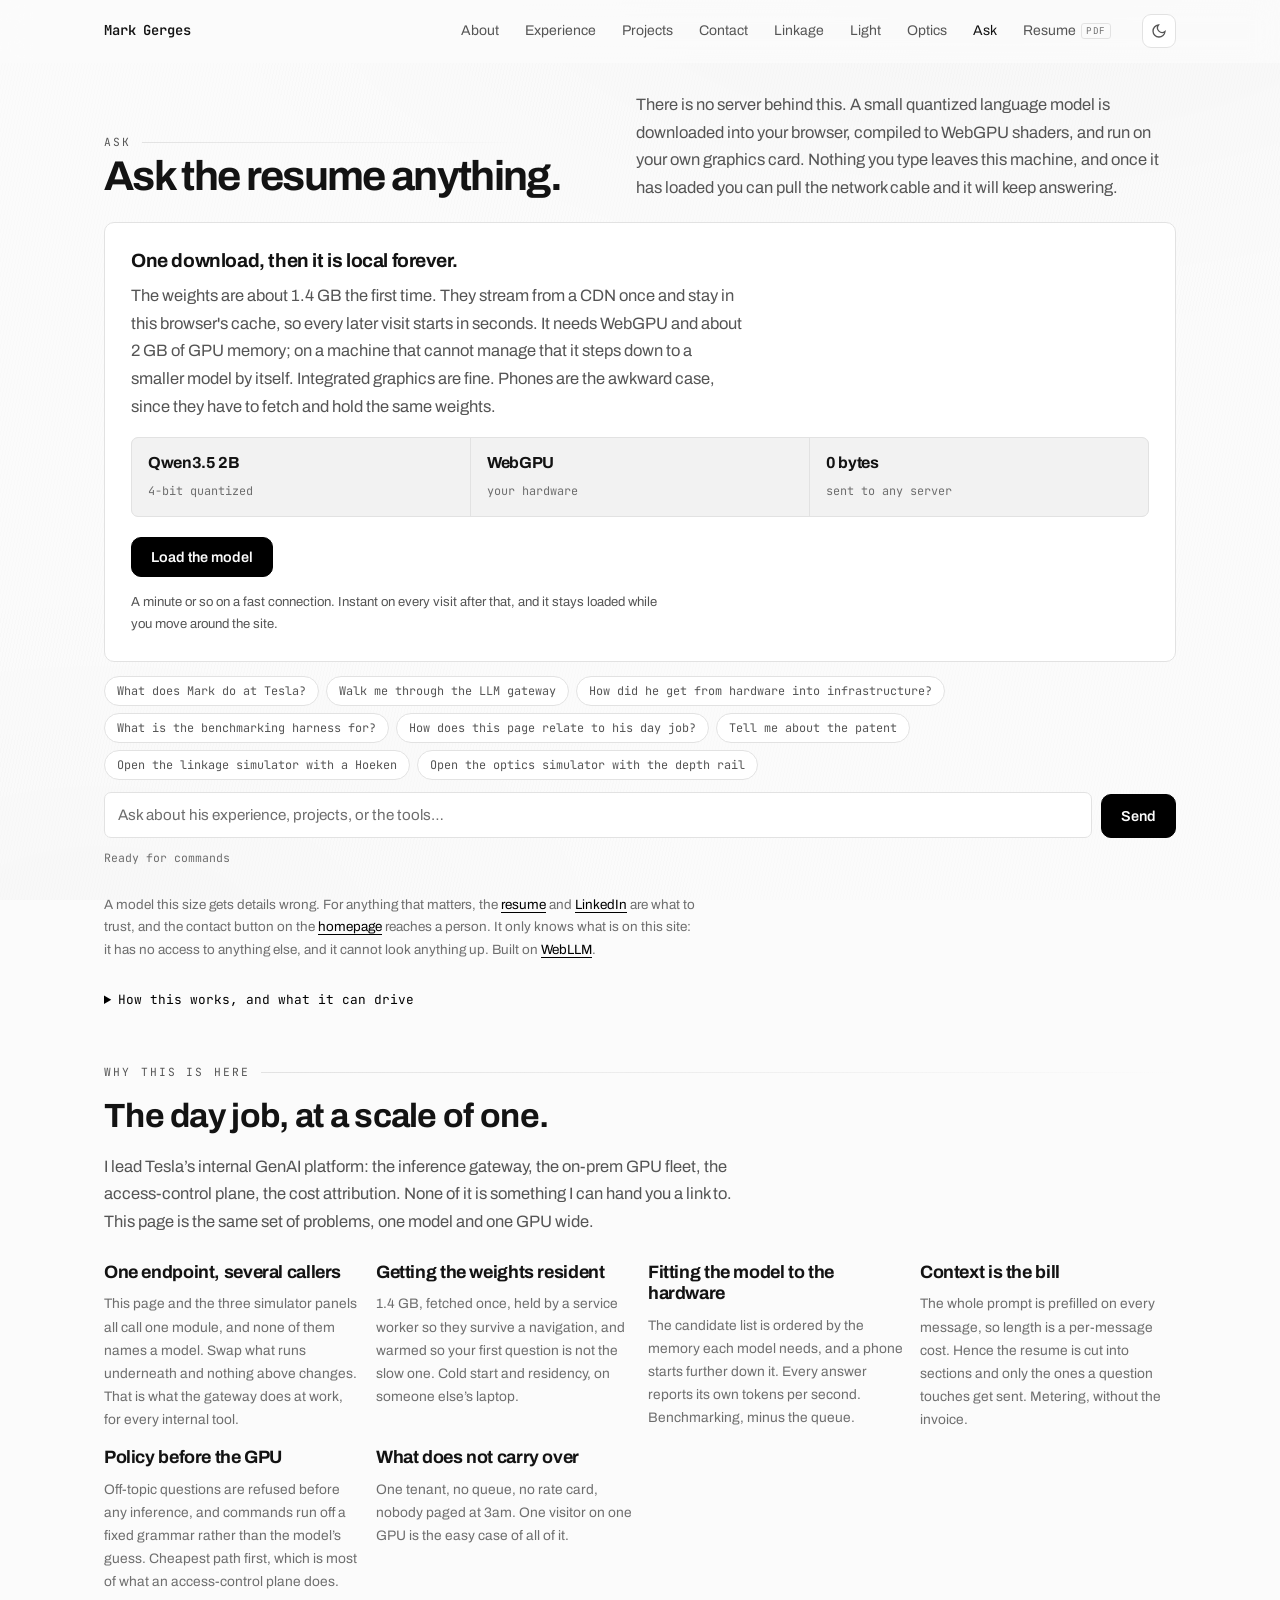
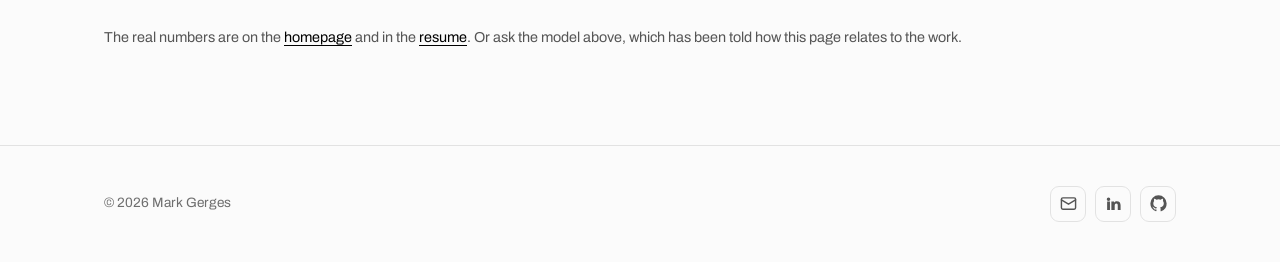
<file: pages/chat.html>
<!DOCTYPE html>
<html lang="en">
<head>
<meta charset="UTF-8">
<meta name="viewport" content="width=device-width, initial-scale=1.0">
<title>Ask | Mark Gerges</title>
<meta name="description" content="Ask a language model about Mark Gerges's work, and tell it what to do with the simulators on this site. The model downloads into your browser and runs on your own GPU: nothing you type is sent anywhere.">
<link rel="canonical" href="https://mhsghali.github.io/pages/chat.html">
<meta property="og:type" content="website">
<meta property="og:title" content="Ask: a language model that runs in your browser">
<meta property="og:description" content="A small quantized model, compiled to WebGPU shaders and run on your own graphics card. It answers questions about Mark's work and drives the simulators on this site.">
<meta property="og:url" content="https://mhsghali.github.io/pages/chat.html">
<meta name="twitter:card" content="summary">
<meta name="theme-color" content="#0a0a0a">
<link rel="icon" type="image/svg+xml" href="../assets/images/favicon-chat.svg">
<link rel="apple-touch-icon" href="../assets/images/apple-touch-icon.png">
<link rel="preconnect" href="https://fonts.googleapis.com">
<link rel="preconnect" href="https://fonts.gstatic.com" crossorigin>
<link rel="stylesheet" href="https://fonts.googleapis.com/css2?family=Archivo:wght@400;500;600;700;800&family=JetBrains+Mono:wght@400;500&display=swap" media="print" onload="this.media='all'">
<noscript><link rel="stylesheet" href="https://fonts.googleapis.com/css2?family=Archivo:wght@400;500;600;700;800&family=JetBrains+Mono:wght@400;500&display=swap"></noscript>
<link rel="stylesheet" href="../css/main.css?v=b85a68ae">
<script>/* Runs before paint: marks JS alive so the reveal animation can hide
   things it will later show, and settles the theme so there is no flash. */
document.documentElement.classList.add("js");
try{var t=localStorage.getItem("theme");
/* No stored choice means the visitor has not chosen; follow the OS. */
if(t==="light"||(!t&&window.matchMedia&&matchMedia("(prefers-color-scheme: light)").matches))
document.documentElement.setAttribute("data-theme","light")}catch(e){}</script>
<script src="../js/app.js?v=b85a68ae" defer></script>
<script type="module" src="../js/chat/page.js?v=b85a68ae"></script>
</head>
<body>
<div class="sheen" aria-hidden="true"></div>

<!-- BUILD:nav -->
<header class="nav">
  <div class="wrap nav-inner">
    <a class="brand" href="../index.html">Mark Gerges</a>
    <button class="icon-btn nav-toggle" data-nav-toggle aria-expanded="false" aria-label="Toggle navigation">
      <svg viewBox="0 0 24 24" fill="none" stroke="currentColor" stroke-width="2" stroke-linecap="round"><path d="M3 6h18M3 12h18M3 18h18"/></svg>
    </button>
    <nav class="nav-links" aria-label="Primary">
      <a href="../index.html#about">About</a>
      <a href="../index.html#experience">Experience</a>
      <a href="../index.html#projects">Projects</a>
      <a href="../index.html#contact">Contact</a>
      <a href="../pages/linkage.html">Linkage</a>
      <a href="../pages/light.html">Light</a>
      <a href="../pages/optics.html">Optics</a>
      <a href="../pages/chat.html" aria-current="page">Ask</a>
      <a href="../assets/files/MarkGerges.pdf" target="_blank" rel="noopener"
         aria-label="Resume (PDF, opens in a new tab)">Resume<span class="ext" aria-hidden="true">PDF</span></a>
    </nav>
    <div class="nav-actions">
      <button class="icon-btn" data-theme-toggle aria-label="Toggle color theme">
        <svg class="icon-sun" viewBox="0 0 24 24" fill="none" stroke="currentColor" stroke-width="2" stroke-linecap="round"><circle cx="12" cy="12" r="4"/><path d="M12 2v2M12 20v2M4.9 4.9l1.4 1.4M17.7 17.7l1.4 1.4M2 12h2M20 12h2M4.9 19.1l1.4-1.4M17.7 6.3l1.4-1.4"/></svg>
        <svg class="icon-moon" viewBox="0 0 24 24" fill="none" stroke="currentColor" stroke-width="2" stroke-linecap="round"><path d="M21 12.8A9 9 0 1 1 11.2 3a7 7 0 0 0 9.8 9.8z"/></svg>
      </button>
    </div>
  </div>
</header>
<!-- /BUILD:nav -->

<main>
<section class="tool wrap">
  <div class="tool-head">
    <div>
      <p class="eyebrow">Ask</p>
      <h1>Ask the resume anything.</h1>
    </div>
    <p>There is no server behind this. A small quantized language model is downloaded into your browser, compiled to WebGPU shaders, and run on your own graphics card. Nothing you type leaves this machine, and once it has loaded you can pull the network cable and it will keep answering.</p>
  </div>

  <div id="assistant"></div>

  <p class="chat-fineprint">
    A model this size gets details wrong. For anything that matters, the
    <a href="../assets/files/MarkGerges.pdf">resume</a> and
    <a href="https://www.linkedin.com/in/mark-gerges-9899967a/" target="_blank" rel="noopener">LinkedIn</a>
    are what to trust, and the contact button on the <a href="../index.html#contact">homepage</a>
    reaches a person. It only knows what is on this site: it has no access to anything else, and it
    cannot look anything up. Built on
    <a href="https://github.com/mlc-ai/web-llm" target="_blank" rel="noopener">WebLLM</a>.
  </p>

  <details class="howto">
    <summary>How this works, and what it can drive</summary>
    <div class="grid grid-2">
      <div>
        <h3>Where the model runs</h3>
        <p class="panel-hint" style="margin:0 0 12px">The weights stream from a CDN once, about 1.4&nbsp;GB, and are kept in this browser's cache, so every later visit starts in seconds. They are compiled to WebGPU shaders and executed on your GPU. There is no API key here and no request to any server: the network is used to fetch the model and for nothing else.</p>
        <p class="panel-hint" style="margin:0">The model itself is held by a service worker rather than by the page, so it survives you navigating between the pages of this site. Load it here and the assistant panel on the simulators is already warm when you get there.</p>
      </div>
      <div>
        <h3>Two kinds of message</h3>
        <p class="panel-hint" style="margin:0 0 12px">A <strong>question</strong> goes to the model, which answers from a profile written into the page. Anything unrelated to Mark or to this site is refused before it reaches the GPU, by a check that costs nothing and cannot be talked out of it.</p>
        <p class="panel-hint" style="margin:0">A <strong>command</strong> never touches the model at all. &ldquo;Load the Hoeken and run it&rdquo; is matched against a fixed grammar and executed exactly, so the simulator can never be driven by a model's guess. On this page a command becomes a link into the right tool; on the tool pages the same panel presses the buttons.</p>
      </div>
    </div>
  </details>

  <!-- Every other tool page ends by tying the browser version back to the C
       program it was ported from. This one has no C program behind it: what it
       is a small version of is the platform I work on, so that is what this
       says. It is deliberately visible rather than folded into a <details>,
       because for the visitor most likely to be reading this page it is the
       whole point of the page. -->
  <p class="eyebrow" style="margin-top:52px">Why this is here</p>
  <h2>The day job, at a scale of one.</h2>
  <p style="max-width:70ch">I lead Tesla&rsquo;s internal GenAI platform: the inference gateway, the on-prem GPU fleet, the access-control plane, the cost attribution. None of it is something I can hand you a link to. This page is the same set of problems, one model and one GPU wide.</p>

  <div class="grid grid-3" style="margin-top:26px">
    <div>
      <h3>One endpoint, several callers</h3>
      <p class="panel-hint">This page and the three simulator panels all call one module, and none of them names a model. Swap what runs underneath and nothing above changes. That is what the gateway does at work, for every internal tool.</p>
    </div>
    <div>
      <h3>Getting the weights resident</h3>
      <p class="panel-hint">1.4&nbsp;GB, fetched once, held by a service worker so they survive a navigation, and warmed so your first question is not the slow one. Cold start and residency, on someone else&rsquo;s laptop.</p>
    </div>
    <div>
      <h3>Fitting the model to the hardware</h3>
      <p class="panel-hint">The candidate list is ordered by the memory each model needs, and a phone starts further down it. Every answer reports its own tokens per second. Benchmarking, minus the queue.</p>
    </div>
    <div>
      <h3>Context is the bill</h3>
      <p class="panel-hint">The whole prompt is prefilled on every message, so length is a per-message cost. Hence the resume is cut into sections and only the ones a question touches get sent. Metering, without the invoice.</p>
    </div>
    <div>
      <h3>Policy before the GPU</h3>
      <p class="panel-hint">Off-topic questions are refused before any inference, and commands run off a fixed grammar rather than the model&rsquo;s guess. Cheapest path first, which is most of what an access-control plane does.</p>
    </div>
    <div>
      <h3>What does not carry over</h3>
      <p class="panel-hint">One tenant, no queue, no rate card, nobody paged at 3am. One visitor on one GPU is the easy case of all of it.</p>
    </div>
  </div>

  <p style="margin-top:32px;font-size:.9rem">The real numbers are on the <a href="../index.html#about">homepage</a> and in the <a href="../assets/files/MarkGerges.pdf">resume</a>. Or ask the model above, which has been told how this page relates to the work.</p>
</section>
</main>

<!-- BUILD:footer -->
<footer>
  <div class="wrap foot">
    <p>&copy; <span data-year></span> Mark Gerges</p>
    <div class="social">
      <a data-mailto data-mailto-user="mrkghali" data-mailto-domain="gmail.com" href="#contact" aria-label="Email" hidden><svg viewBox="0 0 24 24" fill="none" stroke="currentColor" stroke-width="2" stroke-linecap="round" stroke-linejoin="round"><rect x="2" y="4" width="20" height="16" rx="2"/><path d="m22 7-10 6L2 7"/></svg></a>
      <a href="https://www.linkedin.com/in/mark-gerges-9899967a/" target="_blank" rel="noopener" aria-label="LinkedIn"><svg viewBox="0 0 24 24" fill="currentColor"><path d="M4.98 3.5a2.5 2.5 0 1 1 0 5 2.5 2.5 0 0 1 0-5zM3 9h4v12H3zM9 9h3.8v1.7h.06c.53-.95 1.83-1.95 3.76-1.95C20.5 8.75 22 11 22 14.5V21h-4v-5.9c0-1.4-.03-3.2-2-3.2s-2.3 1.5-2.3 3.1V21H9z"/></svg></a>
      <a href="https://github.com/MHSGhali" target="_blank" rel="noopener" aria-label="GitHub"><svg viewBox="0 0 24 24" fill="currentColor"><path d="M12 .5A11.5 11.5 0 0 0 .5 12a11.5 11.5 0 0 0 7.86 10.92c.58.1.79-.25.79-.55v-2c-3.2.7-3.88-1.37-3.88-1.37-.53-1.35-1.29-1.7-1.29-1.7-1.05-.72.08-.7.08-.7 1.16.08 1.77 1.2 1.77 1.2 1.03 1.78 2.71 1.27 3.37.97.1-.75.4-1.27.73-1.56-2.55-.29-5.24-1.28-5.24-5.7 0-1.26.45-2.29 1.19-3.1-.12-.29-.52-1.46.11-3.05 0 0 .97-.31 3.18 1.18a11 11 0 0 1 5.8 0c2.2-1.49 3.17-1.18 3.17-1.18.63 1.59.23 2.76.12 3.05.74.81 1.18 1.84 1.18 3.1 0 4.43-2.69 5.4-5.25 5.69.41.36.78 1.06.78 2.14v3.17c0 .3.2.66.8.55A11.5 11.5 0 0 0 23.5 12 11.5 11.5 0 0 0 12 .5z"/></svg></a>
    </div>
  </div>
</footer>
<!-- /BUILD:footer -->
</body>
</html>
</file>
<file: css/main.css>
/* ============================================================
   Mark Gerges - design system
   Monochrome, dark-first. Light mode via [data-theme].

   There is no hue anywhere, so --accent is not a colour but a POSITION: the
   far end of the value scale, white on black and black on white. It marks
   whatever should carry the most emphasis -- a driven motor link, a traced
   path, the primary button, a focused control. Everything else is placed
   between --text and --surface-line by value alone.
   ============================================================ */

:root {
  --bg:            #0a0a0a;
  --bg-elev:       #141414;
  --bg-elev-2:     #1c1c1c;
  --surface-line:  #2c2c2c;
  --text:          #e9e9e9;
  --text-dim:      #a1a1a1;
  --text-faint:    #858585;
  --accent:        #ffffff;
  --accent-soft:   rgba(255, 255, 255, 0.08);
  --ring:          rgba(255, 255, 255, 0.55);
  --shadow:        0 1px 2px rgba(0,0,0,.6), 0 12px 30px -14px rgba(0,0,0,.85);
  --sheen-opacity: 1;

  --font-sans: "Archivo", system-ui, -apple-system, "Segoe UI", Helvetica, Arial, sans-serif;
  --font-mono: "JetBrains Mono", ui-monospace, SFMono-Regular, "SF Mono", Menlo, Consolas, monospace;

  --maxw: 1120px;
  --radius: 10px;
  --radius-sm: 7px;
}

:root[data-theme="light"] {
  --bg:            #fbfbfb;
  --bg-elev:       #ffffff;
  --bg-elev-2:     #f2f2f2;
  --surface-line:  #e2e2e2;
  --text:          #131313;
  --text-dim:      #555555;
  --text-faint:    #6e6e6e;
  --accent:        #000000;
  --accent-soft:   rgba(0, 0, 0, 0.06);
  --ring:          rgba(0, 0, 0, 0.5);
  --shadow:        0 1px 2px rgba(0,0,0,.05), 0 10px 26px -14px rgba(0,0,0,.22);
  --sheen-opacity: 0.6;
}

*, *::before, *::after { box-sizing: border-box; }

/* `hidden` must beat the display rules on .btn, .toolbar, etc. */
[hidden] { display: none !important; }

html { scroll-behavior: smooth; scroll-padding-top: 92px; -webkit-text-size-adjust: 100%; }
@media (prefers-reduced-motion: reduce) {
  html { scroll-behavior: auto; }
  *, *::before, *::after { animation-duration: .001ms !important; transition-duration: .001ms !important; }
}

body {
  margin: 0;
  background: var(--bg);
  color: var(--text);
  font-family: var(--font-sans);
  font-size: 16.5px;
  line-height: 1.68;
  -webkit-font-smoothing: antialiased;
  overflow-x: hidden;
}

/* ---------- brushed-metal backdrop ---------- */
.sheen {
  position: fixed; inset: 0; z-index: -1; pointer-events: none;
  opacity: var(--sheen-opacity);
  transition: opacity .5s ease;
  background:
    radial-gradient(1200px 600px at 78% -8%, rgba(255,255,255,.05), transparent 70%),
    radial-gradient(900px 500px at 8% 104%, rgba(255,255,255,.03), transparent 72%),
    repeating-linear-gradient(102deg,
      rgba(255,255,255,.012) 0px, rgba(255,255,255,.012) 1px,
      transparent 1px, transparent 3px);
}
:root[data-theme="light"] .sheen {
  background:
    radial-gradient(1200px 600px at 78% -8%, rgba(0,0,0,.035), transparent 70%),
    radial-gradient(900px 500px at 8% 104%, rgba(0,0,0,.022), transparent 72%),
    repeating-linear-gradient(102deg,
      rgba(0,0,0,.014) 0px, rgba(0,0,0,.014) 1px,
      transparent 1px, transparent 3px);
}

/* ---------- layout ---------- */
.wrap { width: 100%; max-width: var(--maxw); margin-inline: auto; padding-inline: 24px; }
.section { padding-block: 84px; position: relative; }
.section + .section { border-top: 1px solid var(--surface-line); }
@media (max-width: 640px) { .section { padding-block: 56px; } .wrap { padding-inline: 18px; } }

/* ---------- type ---------- */
h1, h2, h3, h4 { line-height: 1.2; letter-spacing: -.021em; margin: 0 0 .5em; font-weight: 700; }
h1 { font-size: clamp(2.6rem, 7vw, 5.1rem); letter-spacing: -.04em; }
h2 { font-size: clamp(1.5rem, 3.2vw, 2.1rem); }
h3 { font-size: 1.12rem; }
p  { margin: 0 0 1.05em; color: var(--text-dim); }
a  { color: var(--accent); text-decoration: none; text-underline-offset: 3px; }
a:hover { text-decoration: underline; }
p a, li a, dd a { text-decoration: underline; text-decoration-thickness: 1px; }
strong { color: var(--text); font-weight: 600; }
::selection { background: var(--accent); color: var(--bg); }

.eyebrow {
  font-family: var(--font-mono);
  font-size: .705rem;
  letter-spacing: .19em;
  text-transform: uppercase;
  color: var(--text-dim);
  margin: 0 0 14px;
  display: flex; align-items: center; gap: 11px;
}
.eyebrow::after { content: ""; height: 1px; flex: 1; background: linear-gradient(90deg, var(--surface-line), transparent); }

.lead { font-size: 1.11rem; color: var(--text-dim); max-width: 66ch; }
.mono { font-family: var(--font-mono); }
.meta { font-family: var(--font-mono); font-size: .78rem; color: var(--text-faint); margin-bottom: 10px; }

:where(a, button, input, textarea, select, [tabindex]):focus-visible {
  outline: 2px solid var(--ring); outline-offset: 3px; border-radius: 4px;
}

/* ---------- nav ---------- */
.nav {
  position: sticky; top: 0; z-index: 50;
  backdrop-filter: saturate(160%) blur(14px);
  -webkit-backdrop-filter: saturate(160%) blur(14px);
  background: color-mix(in srgb, var(--bg) 78%, transparent);
  border-bottom: 1px solid transparent;
  transition: border-color .25s ease, background .25s ease;
}
.nav.is-stuck { border-bottom-color: var(--surface-line); }
.nav-inner { display: flex; align-items: center; gap: 20px; height: 62px; }
.brand {
  font-family: var(--font-mono); font-size: .86rem; font-weight: 600;
  color: var(--text); letter-spacing: -.01em; white-space: nowrap;
}
.brand:hover { text-decoration: none; color: var(--accent); }
.nav-links { display: flex; gap: 4px; margin-left: auto; align-items: center; }
.nav-links a {
  color: var(--text-dim); font-size: .875rem; padding: 7px 11px;
  border-radius: 8px; transition: color .18s, background .18s;
}
.nav-links a:hover { color: var(--text); background: var(--bg-elev-2); text-decoration: none; }
.nav-links a[aria-current="page"] { color: var(--text); }
/* The nav's only off-site destination. Without a cue it looks like another
   section anchor, and clicking it replaces the site with a PDF viewer. */
.nav-links .ext {
  font-family: var(--font-mono); font-size: .58rem; letter-spacing: .06em;
  margin-left: 5px; padding: 1px 4px; border-radius: 3px; vertical-align: 1px;
  border: 1px solid var(--surface-line); color: var(--text-faint);
}

.icon-btn {
  display: grid; place-items: center; width: 34px; height: 34px; flex: 0 0 34px;
  border: 1px solid var(--surface-line); background: var(--bg-elev);
  color: var(--text-dim); border-radius: 9px; cursor: pointer;
  transition: color .18s, border-color .18s, transform .18s;
}
.icon-btn:hover { color: var(--text); border-color: var(--accent); transform: translateY(-1px); }
.icon-btn svg { width: 16px; height: 16px; }
:root[data-theme="light"] .icon-sun { display: none; }
:root:not([data-theme="light"]) .icon-moon { display: none; }

.nav-toggle { display: none; }
@media (max-width: 820px) {
  .nav-toggle { display: grid; margin-left: auto; }
  .nav-links {
    position: absolute; top: 62px; left: 0; right: 0; margin: 0;
    flex-direction: column; align-items: stretch; gap: 2px; padding: 10px 18px 16px;
    background: var(--bg-elev); border-bottom: 1px solid var(--surface-line);
    box-shadow: var(--shadow);
  }
  .nav-links:not(.open) { display: none; }
  .nav-links a { padding: 10px 12px; font-size: .95rem; }
  .nav-actions { margin-left: 10px; }
}
.nav-actions { display: flex; gap: 8px; align-items: center; }

/* ---------- buttons ---------- */
.btn {
  display: inline-flex; align-items: center; gap: 9px;
  padding: 11px 19px; border-radius: 10px;
  font-size: .9rem; font-weight: 500; letter-spacing: -.006em;
  border: 1px solid var(--surface-line); background: var(--bg-elev); color: var(--text);
  cursor: pointer; transition: transform .18s ease, border-color .18s, background .18s, box-shadow .18s;
  text-decoration: none; font-family: inherit;
}
.btn:hover:not(:disabled) { text-decoration: none; transform: translateY(-2px); border-color: var(--accent); box-shadow: var(--shadow); }
.btn:disabled { opacity: .4; cursor: not-allowed; transform: none; }
.btn-primary { background: var(--accent); border-color: var(--accent); color: var(--bg); font-weight: 600; }
.btn-primary:hover:not(:disabled) { filter: brightness(1.08); border-color: var(--accent); }
.btn svg { width: 15px; height: 15px; flex: none; }

/* The rotating call to action. Its faces are stacked in ONE grid cell, so the
   button is always as wide as the longest label and holds still while the
   labels change -- a button that resized on every rotation would shove the one
   beside it around and move its own hit area out from under the pointer.
   Hidden faces keep that width because they are `visibility: hidden` rather
   than display:none, which also takes them out of the accessible name, so the
   button reads as the one simulator it is offering. The state lives in
   aria-hidden rather than a class of its own: there is then no second source of
   truth to leave the visible face out of step with what a screen reader is
   given.

   One face fades OUT and then the next fades IN, rather than the two
   cross-fading: they share a cell, so overlapping fades would put two labels
   on top of each other and read as a smear. The whole sequence is the delay on
   the way in -- an arriving face waits out the departing one -- and the
   departing face overrides it back to zero so it leaves at once. Visibility is
   transitioned alongside opacity because it is special-cased to hold `visible`
   for the whole of a transition either way, so a face stays on screen while it
   fades out and is gone the instant it is clear. */
.cta-rotate { display: inline-grid; align-items: center; justify-items: center; }
.cta-face {
  grid-area: 1 / 1;
  display: inline-flex; align-items: center; gap: 9px;
  transition: opacity .28s ease .28s, visibility .28s .28s;
}
.cta-face[aria-hidden="true"] {
  opacity: 0; visibility: hidden;
  transition-delay: 0s;
}
@media (prefers-reduced-motion: reduce) { .cta-face { transition: none; } }

/* ---------- hero ---------- */
/* Bottom padding is much smaller than the top's, and smaller than the section
   rhythm elsewhere, because the stat strip is already a hard-edged panel: it
   closes the hero by itself, and 76px under it on top of About's own 84px left
   the two reading as unrelated pages. The section rhythm itself is untouched --
   About still opens with the same 84px every other section does. */
.hero { padding-block: 92px 26px; position: relative; }
.hero-grid { display: grid; grid-template-columns: 1fr 440px; gap: 40px; align-items: center; }
/* Smaller than the global h1: the hero shares its row with the canvas, so the
   headline has about half the page to wrap in. The two halves are separated by
   value rather than hue -- the second line sits at the top of the scale. */
.hero h1 { margin-bottom: 18px; font-weight: 800; letter-spacing: -.042em; line-height: 1.02;
  font-size: clamp(2.1rem, 4.9vw, 3.7rem); color: var(--text-dim); }
.hero h1 .grad { color: var(--accent); }
.hero-role { font-size: 1.05rem; color: var(--text); font-weight: 500; margin-bottom: 14px; }
.hero-role .sep { color: var(--text-faint); margin: 0 8px; }
.hero-cta { display: flex; flex-wrap: wrap; gap: 11px; margin-top: 30px; }
@media (max-width: 900px) {
  .hero { padding-block: 56px 18px; }
  .hero-grid { grid-template-columns: 1fr; }
}

/* ---------- hero walker background ----------
   Full-bleed behind the hero, breaking out of .wrap's column so the creature
   can walk the whole width. It sits under the text and takes no clicks; the
   mask fades it out under the headline, where contrast has to be the text's. */
.hero-walkers {
  /* Plain inset box inside the hero. It used to break out to 100vw with a
     translate, which is one more thing that can go wrong (100vw counts the
     scrollbar) for a decoration; the right-hand side of the text column is
     where it needs to be anyway. */
  position: absolute; inset: 0; z-index: 0;
  overflow: hidden;
  /* Opaque only past the text column, so the creature and its shadow never
     compete with the lead paragraph for contrast. */
  /* ONE mask layer, deliberately. Two layers need mask-composite, and the
     -webkit- prefixed property takes a different set of keywords from the
     standard one -- get that pairing wrong in either direction and the layers
     composite to an empty mask, which hides the background completely on some
     browsers and not others. A single gradient needs no compositing at all;
     the vertical falloff is the ground's own radial fade instead. */
  /* The text column is capped at 620px inside a 1120px wrap, so it ends around
     55% -- the mask must not reach full strength before then, or the creature
     is at full contrast exactly where the lead paragraph's last words are. */
  -webkit-mask-image: linear-gradient(to right, transparent 30%, #000 66%, #000 93%, transparent);
          mask-image: linear-gradient(to right, transparent 30%, #000 66%, #000 93%, transparent);
  /* The mask above already protects the text column's contrast, so the
     opacity was doing that job twice and washing the creature out where it is
     the only thing on screen. */
  opacity: .85;
}
.hero-walkers canvas {
  display: block; width: 100%; height: 100%;
  /* Fade the bottom edge into the page.

     The hero box ends in a hard horizontal line just above the About section,
     and the lit ground plane is a different tone from the page behind it, so
     that line reads as a rectangle drawn across the design. This dissolves it.

     It is on the CANVAS rather than on .hero-walkers, which carries the
     horizontal mask, and that is the whole trick: the rule above explains that
     two mask layers on one element need mask-composite, whose -webkit- and
     standard keyword sets disagree badly enough to produce an empty mask on
     some browsers. Two elements, one layer each, composite the ordinary way and
     need no such thing.

     The stops are set against the geometry, not by eye. creature.js fits the
     camera so the feet stop around 85% of the way down at any angle the drag
     allows, so the fade starts below that and nothing of the creature is ever
     dimmed by it. */
  -webkit-mask-image: linear-gradient(to bottom, #000 86%, rgba(0,0,0,.45) 94%, transparent);
          mask-image: linear-gradient(to bottom, #000 86%, rgba(0,0,0,.45) 94%, transparent);
  /* Drag to turn the creature. pan-y leaves a vertical swipe to the page, so
     this never eats scrolling on a phone. */
  touch-action: pan-y; -webkit-user-select: none; user-select: none;
}
/* The text column sits above the canvas and would otherwise swallow every
   pointer event across the full width of the row, leaving nothing to drag.
   The container passes them through; its content still takes them, so the
   headline stays selectable and the buttons stay clickable. */
.hero-grid { pointer-events: none; }
.hero-grid > * { pointer-events: auto; }
/* The content has to sit above it. Both siblings, not just one: .hero-walkers is
   POSITIONED, so it paints after every in-flow box in the hero regardless of
   source order, and anything that has not lifted itself out of the flow ends up
   underneath it. .hero-grid always had this; the stat strip never did, so the
   canvas was painting across the cards and washing their text out -- worst on
   the right, where the horizontal mask leaves the canvas at full strength and
   the creature's ground plane sits behind the last two numbers. */
.hero-grid, .hero .stats { position: relative; z-index: 1; }
/* One column now that the figure is gone: the background owns the right-hand
   side, so the text is held to a readable measure instead of filling it. */
.hero-grid { grid-template-columns: minmax(0, 620px); }
/* As the window narrows the text takes the whole column and the creature ends
   up behind it, so it is pushed further back at each step rather than dropped.
   The framing itself already follows the viewport's shape (see framing.js), so
   it stays wholly on screen the whole way down; this is only about contrast.
   At phone widths it stops being a backdrop altogether -- see below. */
@media (max-width: 1100px) { .hero-walkers { opacity: .62; } }
@media (max-width: 900px)  { .hero-walkers { opacity: .42; } }
@media (prefers-reduced-motion: reduce) { .hero-walkers { opacity: .5; } }

/* Phones. It used to be dropped here, and the reason was sound: the text
   column is the whole width, so a creature behind it is behind every word of
   it, and the mask that buys the lead paragraph its contrast on a desktop has
   nothing left to fade the creature into. The answer is to stop putting it
   behind the text. Below 640px it leaves the absolute layer and takes a band
   of its own under the buttons, where it competes with nothing, runs at full
   contrast, and can still be dragged -- the same reading it has on a desktop,
   in the only place a phone has room for it.

   This must come after the reduced-motion rule above: both queries can match
   at once, and out here the dimming that protects body text has no text to
   protect. */
@media (max-width: 640px) {
  .hero { display: flex; flex-direction: column; }
  .hero-grid   { order: 1; }
  .hero-walkers { order: 2; }
  .stats       { order: 3; }
  .hero-walkers {
    /* Into the flow. inset/z-index above are inert once it is not positioned. */
    position: static;
    height: 190px;
    /* Out to the screen edges: .wrap's 18px is the only thing holding it in,
       so cancelling that is the whole break-out -- no 100vw, no translate. */
    margin: 24px -18px 0;
    opacity: 1;
    /* A band has two edges against the page, not one against a text column. */
    -webkit-mask-image: linear-gradient(to right, transparent, #000 15%, #000 85%, transparent);
            mask-image: linear-gradient(to right, transparent, #000 15%, #000 85%, transparent);
  }
}

/* ---------- stat strip ---------- */
.stats { display: grid; grid-template-columns: repeat(4, 1fr); gap: 1px; background: var(--surface-line);
  border: 1px solid var(--surface-line); border-radius: var(--radius); overflow: hidden; margin-top: 52px; }
.stat { background: var(--bg-elev); padding: 20px 22px; }
.stat b { display: block; font-size: 1.5rem; font-weight: 700; letter-spacing: -.03em;
  font-family: var(--font-mono); color: var(--text); }
.stat span { font-size: .78rem; color: var(--text-faint); letter-spacing: .02em; }
@media (max-width: 760px) { .stats { grid-template-columns: repeat(2, 1fr); } }

/* ---------- cards ---------- */
.card {
  background: var(--bg-elev); border: 1px solid var(--surface-line);
  border-radius: var(--radius); padding: 24px;
  transition: border-color .2s ease, transform .2s ease, box-shadow .2s ease;
}
a.card { display: block; color: inherit; }
a.card:hover { border-color: var(--accent); transform: translateY(-3px); box-shadow: var(--shadow); text-decoration: none; }
a.card h3 { color: var(--accent); }
/* The two playable tools sat in the same box as three case studies that are
   only prose, so the thing a visitor can actually go and use looked like
   reading material. The rule marks them without inventing a second card. */
.card-live { border-left: 2px solid var(--accent); }
/* A pointer onward rather than a project in its own right, so it sits back. */
.card-more { background: transparent; border-style: dashed; }
.card-more h3 { color: var(--text-dim); }
.card-more:hover h3 { color: var(--accent); }
.card-live .tag { margin-bottom: 10px; }
.card h3 + .meta { margin-top: -.35em; }
.grid { display: grid; gap: 16px; }
.grid-2 { grid-template-columns: repeat(auto-fit, minmax(300px, 1fr)); }
.grid-3 { grid-template-columns: repeat(auto-fit, minmax(250px, 1fr)); }
.grid p:last-child { margin-bottom: 0; }

/* ---------- timeline ---------- */
.timeline { position: relative; padding-left: 28px; }
.timeline::before { content: ""; position: absolute; left: 5px; top: 8px; bottom: 8px; width: 1px;
  background: linear-gradient(var(--surface-line), var(--surface-line) 60%, transparent); }
.tl-item { position: relative; padding-bottom: 34px; }
.tl-item:last-child { padding-bottom: 0; }
.tl-item::before {
  content: ""; position: absolute; left: -27px; top: 9px; width: 11px; height: 11px;
  border-radius: 50%; background: var(--bg); border: 2px solid var(--accent);
}
.tl-item.past::before { border-color: var(--text-faint); }
.tl-head { display: flex; flex-wrap: wrap; align-items: baseline; gap: 10px; margin-bottom: 3px; }
.tl-head h3 { margin: 0; }
.tl-org { color: var(--accent); font-weight: 500; margin-bottom: .5em; }
.tl-date { font-family: var(--font-mono); font-size: .74rem; color: var(--text-faint);
  margin-left: auto; white-space: nowrap; letter-spacing: .02em; }
/* The header row keeps the full width -- .tl-date is pushed to the far right
   by margin-left:auto and would collapse inwards if the item were capped. Only
   the prose is measured. */
.tl-item > p, .tl-item ul { max-width: 78ch; }
.tl-item ul { margin: 10px 0 0; padding-left: 18px; color: var(--text-dim); }
.tl-item li { margin-bottom: 6px; }
.tl-item li::marker { color: var(--text-faint); }

/* ---------- tags ---------- */
.tags { display: flex; flex-wrap: wrap; gap: 7px; }
.tag {
  font-family: var(--font-mono); font-size: .735rem; padding: 4px 10px;
  border-radius: 999px; border: 1px solid var(--surface-line);
  background: var(--bg-elev-2); color: var(--text-dim); white-space: nowrap;
}
.tag.hot { border-color: var(--accent); color: var(--accent); background: var(--accent-soft); }

/* ---------- publication list ---------- */
.pubs { list-style: none; margin: 0; padding: 0; }
.pubs li { padding: 15px 0; border-bottom: 1px solid var(--surface-line); color: var(--text-dim); font-size: .945rem; }
.pubs li:last-child { border-bottom: 0; }
.pubs .authors em { font-style: normal; color: var(--text); font-weight: 600; }
.pubs .venue { color: var(--text-faint); font-style: italic; }

/* ---------- footer ---------- */
footer { border-top: 1px solid var(--surface-line); padding: 40px 0; margin-top: 20px; }
.foot { display: flex; flex-wrap: wrap; gap: 16px; align-items: center; justify-content: space-between; }
.foot p { margin: 0; font-size: .85rem; color: var(--text-faint); }
.social { display: flex; gap: 9px; }
.social a { display: grid; place-items: center; width: 36px; height: 36px; border-radius: 9px;
  border: 1px solid var(--surface-line); color: var(--text-dim); transition: all .18s; }
.social a:hover { color: var(--accent); border-color: var(--accent); transform: translateY(-2px); }
.social svg { width: 17px; height: 17px; }

/* ---------- reveal on scroll ----------
   Gated on `.js`, which the inline head script sets before paint. Only
   app.js ever adds `.in`, so an ungated rule would leave every section but
   the hero invisible if that script failed to load or threw -- the page
   would be a headline and a footer. With the gate, no JS means no hiding. */
.js .reveal { opacity: 0; transform: translateY(14px); transition: opacity .6s ease, transform .6s cubic-bezier(.2,.7,.3,1); }
.js .reveal.in { opacity: 1; transform: none; }

/* ============================================================
   Linkage tool (pages/linkage.html)
   ============================================================ */

.tool { padding-block: 28px 60px; }
/* Title on the left, standfirst on the right, stacked on a narrow screen.
   This was a wrapping flex row, which paired the two only when the h1 happened
   to be short enough to leave room -- so the same markup read one way on Light
   and another on Optics, whose longer title pushed the paragraph onto its own
   line. The columns are explicit now: the text column takes its 60ch measure
   and the title wraps inside whatever is left. 60ch taken literally would
   swallow most of the row just above the breakpoint and leave the title in a
   gutter, so it yields to a share of the width there. */
.tool-head { display: grid; gap: 20px; align-items: end; margin-bottom: 20px; }
@media (min-width: 900px) { .tool-head { grid-template-columns: minmax(0, 1fr) minmax(0, min(60ch, 55%)); } }
.tool-head h1 { font-size: clamp(1.8rem, 4vw, 2.6rem); margin: 0; }
.tool-head p { margin: 0; max-width: 60ch; }

/* --- toolbar --- */
.toolbar {
  display: flex; flex-wrap: wrap; gap: 6px; align-items: center;
  padding: 10px; margin-bottom: 12px;
  background: var(--bg-elev); border: 1px solid var(--surface-line);
  border-radius: var(--radius);
}
.tbtn {
  display: inline-flex; align-items: center; gap: 7px;
  font-family: var(--font-mono); font-size: .78rem; font-weight: 500;
  padding: 8px 12px; border-radius: var(--radius-sm);
  border: 1px solid var(--surface-line); background: var(--bg-elev-2);
  color: var(--text-dim); cursor: pointer; white-space: nowrap;
  transition: color .15s, border-color .15s, background .15s;
}
.tbtn:hover:not(:disabled) { color: var(--text); border-color: var(--accent); }
.tbtn:disabled { opacity: .35; cursor: not-allowed; }
.tbtn[aria-pressed="true"] { color: var(--accent); border-color: var(--accent); background: var(--accent-soft); }
.tbtn kbd {
  font-family: inherit; font-size: .68rem; padding: 1px 5px; border-radius: 4px;
  background: var(--bg); border: 1px solid var(--surface-line); color: var(--text-faint);
}
.tbtn-go { color: var(--text); border-color: var(--accent); background: var(--accent-soft); }

/* A button that reports STATE rather than performing an action. It shows both
   options at once and lights the live one, because a lone word ("draft") reads
   equally as "you are in draft" and as "click for draft" -- and the two are
   opposite. aria-pressed carries the same fact to a screen reader, and it is
   the only thing the script sets: the labels never change. */
.tbtn-toggle { gap: 0; }
.tbtn-toggle span { padding: 0 5px; color: var(--text-faint); transition: color .15s; }
.tbtn-toggle .tbtn-alt { border-left: 1px solid var(--surface-line); }
.tbtn-toggle[aria-pressed="true"]  { color: var(--text); border-color: var(--surface-line); background: var(--bg-elev-2); }
.tbtn-toggle[aria-pressed="false"] { color: var(--text); }
/* The lit half is whichever one the current state names. */
.tbtn-toggle[aria-pressed="true"]  [data-on]  { color: var(--accent); }
.tbtn-toggle[aria-pressed="false"] [data-off] { color: var(--accent); }
.tbtn-sep { width: 1px; align-self: stretch; background: var(--surface-line); margin: 0 4px; }
.tbtn-spacer { flex: 1 1 auto; }

.toolbar select {
  font-family: var(--font-mono); font-size: .78rem;
  padding: 8px 10px; border-radius: var(--radius-sm);
  border: 1px solid var(--surface-line); background: var(--bg-elev-2);
  color: var(--text); cursor: pointer;
}

/* --- the two viewports --- */
.stage { display: grid; grid-template-columns: 1fr 1fr; gap: 12px; }
@media (max-width: 900px) { .stage { grid-template-columns: 1fr; } }

/* Both viewports are on screen together above 900px, so there is nothing to
   choose between and the switch stays out of the way. */
.stage-switch { display: none; gap: 6px; margin-bottom: 10px; }
@media (max-width: 900px) {
  .stage-switch { display: flex; }
  .stage-switch .tbtn { flex: 1; justify-content: center; }
  #stage[data-show="design"] #view3d-vp,
  #stage[data-show="3d"] #editor-vp { display: none; }
}

.viewport {
  position: relative; overflow: hidden;
  background: var(--bg-elev); border: 1px solid var(--surface-line);
  border-radius: var(--radius);
}
.viewport canvas { display: block; width: 100%; height: 100%; }
#editor-vp { aspect-ratio: 4 / 3; touch-action: none; cursor: crosshair; }
#editor-vp.is-running { cursor: default; }
#view3d-vp { aspect-ratio: 4 / 3; touch-action: none; }
@media (max-width: 900px) { #view3d-vp { aspect-ratio: 16 / 10; } }


.vp-label {
  position: absolute; top: 10px; left: 12px; z-index: 2;
  font-family: var(--font-mono); font-size: .68rem; letter-spacing: .12em;
  text-transform: uppercase; color: var(--text-faint); pointer-events: none;
}
.vp-note {
  position: absolute; inset: auto 12px 10px 12px; z-index: 2;
  font-family: var(--font-mono); font-size: .7rem; color: var(--text-faint);
  text-align: center; pointer-events: none;
  /* It sits over the drawing, and the mechanism can pass right under it. */
  text-shadow: 0 1px 3px var(--bg-elev), 0 0 8px var(--bg-elev);
}
.vp-note:empty { display: none; }

/* --- status line --- */
.status {
  display: flex; flex-wrap: wrap; gap: 8px 18px; align-items: center;
  margin-top: 12px; padding: 12px 16px;
  background: var(--bg-elev); border: 1px solid var(--surface-line);
  border-radius: var(--radius);
  font-family: var(--font-mono); font-size: .76rem; color: var(--text-faint);
}
.status b { color: var(--text); font-weight: 500; }
.status .msg { color: var(--text-dim); }
.status .msg.warn { color: var(--accent); }
.status .actions { margin-left: auto; display: flex; gap: 8px; }

/* --- the how-to panel --- */
.howto { margin-top: 28px; }
.howto summary { cursor: pointer; color: var(--accent); font-family: var(--font-mono); font-size: .8rem; }
.howto[open] summary { margin-bottom: 16px; }
.keys { display: grid; grid-template-columns: repeat(auto-fit, minmax(260px, 1fr)); gap: 4px 28px; margin: 0; }
.keys div { display: flex; gap: 12px; align-items: baseline; padding: 5px 0;
  border-bottom: 1px solid var(--surface-line); font-size: .87rem; color: var(--text-dim); }
.keys dt { flex: 0 0 84px; font-family: var(--font-mono); font-size: .74rem; color: var(--text); }
.keys dd { margin: 0; }

/* ============================================================
   Optics simulator (pages/optics.html)
   ============================================================ */

/* The two viewports stack in one column and the controls take the other, so
   the whole tool is one screenful: change a number on the right and watch both
   pictures answer, without scrolling between them. */
.stage-optics {
  grid-template-columns: minmax(0, 1fr) 300px;
  /* No height of its own: the CONTROLS set it, and the two viewports split
     whatever that comes to. Fixing the height instead put the sensor rows
     behind an inner scrollbar on a laptop screen, which is a worse failure
     than the stage being a little taller -- a control you cannot see is a
     control that does not exist.

     The floor keeps the pictures usable if the panel is ever short. */
  min-height: 430px;
}
.views { display: grid; grid-template-rows: 1fr 1fr; gap: 12px; min-height: 0; }
/* min-height:0 on both, or a grid child refuses to shrink below its content and
   the row split silently stops being equal. */
.views .viewport { min-height: 0; }

/* The cap is a backstop, not the usual case: on any ordinary window the panel
   is shorter than this and nothing scrolls. It exists so a very short viewport
   cannot stretch the stage past the screen. */
.optics-panel {
  display: flex; flex-direction: column; gap: 12px;
  min-height: 0; max-height: 88vh; overflow-y: auto;
  scrollbar-width: thin;
}
.optics-panel > div { display: contents; }

/* The derived readouts, as a full-width strip below the stage. */
#derived { margin-top: 12px; }
/* Three columns, not four. At four the tracks come out around 260px and
   "axis sharp from" wraps onto two lines, which makes a row of measurements
   look like a paragraph. */
#derived .pgroup .derived-rows {
  display: grid; gap: 0 32px;
  grid-template-columns: repeat(auto-fit, minmax(300px, 1fr));
}

@media (max-width: 900px) {
  /* One column, and the switch decides which viewport is on screen -- so the
     stage holds ONE picture and the controls follow it. */
  .stage-optics { grid-template-columns: 1fr; height: auto; min-height: 0; }
  .views { grid-template-rows: auto; }
  #scene-vp, #image-vp { aspect-ratio: 3 / 2; }
  #stage[data-show="scene"] #image-vp,
  #stage[data-show="image"] #scene-vp { display: none; }
  /* max-height as well as overflow: left at 88vh with overflow visible, the
     panel's BOX stops short while its content runs on, and the status bar
     below is drawn straight through it. */
  .optics-panel { overflow: visible; max-height: none; }
}

#scene-vp, #image-vp { touch-action: none; }
/* Give the vertical swipe back to the page; two-finger orbit still works. */
@media (max-width: 900px) { #scene-vp { touch-action: pan-y; } }

/* The render is a small grid scaled up, and it is a PHOTOGRAPH -- smoothing is
   right where a pixel-art `pixelated` would be wrong. Letterboxed rather than
   stretched, so a square crop of the format is not silently widened. */
/* Absolutely positioned, exactly as the scene view's container is, so the
   canvas does NOT contribute to layout. Left in flow its intrinsic 320x213
   drives the viewport's height -- the render grid would silently decide how
   tall the page is, and raising the resolution would resize the furniture. */
#image {
  position: absolute; inset: 0;
  width: 100%; height: 100%;
  object-fit: contain;
  background: #000;
}
/* .viewport sets `canvas { width:100%; height:100% }` for the linkage editor,
   which in a flow layout is what pins the height; the absolute positioning
   above overrides that here. */

.pgroup {
  background: var(--bg-elev); border: 1px solid var(--surface-line);
  border-radius: var(--radius); padding: 14px 16px;
}
.pgroup h3 {
  font-family: var(--font-mono); font-size: .7rem; letter-spacing: .12em;
  text-transform: uppercase; color: var(--text-faint);
  margin: 0 0 10px; font-weight: 500;
}
/* A read-only row is a measurement, not a control, so it reads as text rather
   than as a box someone tried and failed to type in. */
/* .prow is a flex row, so a grid-template-columns here would do nothing at all.
   The value takes the rest of the row and right-aligns in it, which is what
   puts a column of measurements on a common edge. */
.prow-ro span {
  flex: 1; min-width: 0;
  font-size: .78rem; color: var(--text-dim); text-align: right;
}
.derived-rows { display: grid; }

/* ============================================================
   Light simulator (pages/light.html)
   ============================================================ */

/* The viewport carries the measurement, so it gets the room; the property
   panel is a fixed column beside it. */
.stage-light { grid-template-columns: 1fr 300px; }
@media (max-width: 900px) { .stage-light { grid-template-columns: 1fr; } }

#viewport-wrap { aspect-ratio: 16 / 10; }
@media (max-width: 900px) { #viewport-wrap { aspect-ratio: 4 / 3; } }
#viewport { touch-action: none; cursor: crosshair; }  /* narrowed for touch below */

/* --- colour bar --- */
.legend {
  position: absolute; left: 12px; right: 12px; bottom: 10px; z-index: 2;
  display: flex; align-items: center; gap: 10px;
  font-family: var(--font-mono); font-size: .68rem; color: var(--text-faint);
  pointer-events: none;
}
.legend canvas {
  flex: 1; height: 9px; border-radius: 3px; display: block;
  border: 1px solid var(--surface-line);
}

/* --- property panel --- */
.panel {
  background: var(--bg-elev); border: 1px solid var(--surface-line);
  border-radius: var(--radius); padding: 16px; overflow-y: auto;
  max-height: 640px;
}
.panel h3 { font-size: .95rem; margin: 0 0 14px; }
.panel-hint { font-size: .86rem; color: var(--text-faint); margin: 0; }
.prow { display: flex; align-items: center; gap: 10px; margin-bottom: 9px; }
.prow label {
  flex: 0 0 92px; font-family: var(--font-mono); font-size: .68rem;
  color: var(--text-faint); letter-spacing: .02em;
}
.prow input, .prow select {
  flex: 1; min-width: 0; width: 100%;
  font-family: var(--font-mono); font-size: .76rem;
  padding: 6px 8px; border-radius: var(--radius-sm);
  border: 1px solid var(--surface-line); background: var(--bg-elev-2); color: var(--text);
}
.prow input:focus, .prow select:focus { border-color: var(--accent); outline: none; }
.vec3 { display: flex; gap: 5px; flex: 1; min-width: 0; }
.vec3 input { flex: 1 1 0; min-width: 0; }
.panel .tbtn { margin-top: 14px; width: 100%; justify-content: center; }

/* --- probe readout ---
   Pinned inside the viewport, under the nav wheel: the answer to "what is the
   illuminance here?" has to appear where the pointer is, not below the fold. */
.probe {
  position: absolute; top: 10px; left: 12px; right: 108px; z-index: 2;
  margin: 0; min-height: 1.4em;
  font-size: .72rem; line-height: 1.5; color: var(--text-dim);
  text-shadow: 0 1px 3px var(--bg), 0 0 8px var(--bg);
  pointer-events: none;
}
/* The viewport label owns the top-left corner, so step the probe below it. */
#viewport-wrap .probe { top: 30px; }
.probe:empty { display: none; }
.probe b { color: var(--text); }
.status .over { color: var(--text-faint); }

/* While interreflection accumulates, min/mean/max keep moving. Saying so is
   the difference between a number that is settling and one that is wrong. */
#stats.unsettled { opacity: .55; transition: opacity .3s ease; }

/* touch-action: none is right on a desktop, where the page is scrolled by a
   wheel or a trackpad and the viewport should keep every gesture. On a phone
   the same rule is a trap: the viewport is nearly the full width of the screen,
   so a finger landing anywhere on it swallows the swipe and the page will not
   scroll past the tool. .hero-walkers has always got this right (pan-y, and a
   comment saying why); the tools did not.

   pan-y gives the vertical swipe back to the page. Everything else survives:
   two fingers still pinch and orbit, a horizontal drag still selects and turns,
   and the 3D views' polar angle is on the nav wheel's own up/down buttons. */
@media (max-width: 900px) {
  #editor-vp, #view3d-vp, #viewport { touch-action: pan-y; }
}

/* ============================================================
   Viewport navigation wheel (js/viewcontrol.js)
   ============================================================ */

.viewctl {
  position: absolute; top: 10px; right: 10px; z-index: 3;
  display: flex; flex-direction: column; align-items: center; gap: 6px;
  padding: 8px; border-radius: 12px;
  background: color-mix(in srgb, var(--bg-elev) 82%, transparent);
  border: 1px solid var(--surface-line);
  backdrop-filter: blur(8px); -webkit-backdrop-filter: blur(8px);
  /* Sits over the canvas, so it must take its own pointer events rather than
     letting them fall through to OrbitControls underneath. */
  touch-action: none; user-select: none; -webkit-user-select: none;
}

.viewctl-dial { width: 68px; height: 68px; display: block; cursor: grab; touch-action: none; }
.viewctl.is-dragging .viewctl-dial { cursor: grabbing; }

.vc-ring { fill: none; stroke: var(--surface-line); stroke-width: 4; }
.vc-tick { stroke: var(--text-faint); stroke-width: 1.3; }
.vc-tick-long { stroke: var(--text-dim); stroke-width: 1.8; }
.vc-needle { fill: var(--accent); }
.vc-stem { stroke: var(--accent); stroke-width: 1.6; opacity: .65; }

.viewctl-row { display: flex; gap: 4px; }
.vc-btn {
  width: 20px; height: 20px; padding: 0;
  display: grid; place-items: center;
  font-family: var(--font-mono); font-size: .66rem; line-height: 1;
  border: 1px solid var(--surface-line); border-radius: 5px;
  background: var(--bg-elev-2); color: var(--text-dim); cursor: pointer;
  transition: color .15s, border-color .15s;
}
.vc-btn:hover { color: var(--accent); border-color: var(--accent); }
.vc-icon { width: 12px; height: 12px; display: block; }
.vc-icon-path { fill: none; stroke: currentColor; stroke-width: 1.8; stroke-linecap: round; }

@media (max-width: 640px) {
  .viewctl { top: 8px; right: 8px; padding: 6px; }
  .viewctl-dial { width: 60px; height: 60px; }
}

/* ============================== the assistant ==============================
   One component, laid out two ways: `data-mode="page"` is the whole of the Ask
   page, `data-mode="panel"` is the box folded into each simulator. Only the
   sizes differ, so the transcript reads the same in both and a conversation
   carried between them does not change shape. */

.sr-only {
  position: absolute; width: 1px; height: 1px; padding: 0; margin: -1px;
  overflow: hidden; clip: rect(0 0 0 0); white-space: nowrap; border: 0;
}

.chat { display: block; }

/* --- the gate, before anything is downloaded --- */
.chat-gate {
  background: var(--bg-elev); border: 1px solid var(--surface-line);
  border-radius: var(--radius); padding: 26px;
}
.chat[data-mode="panel"] .chat-gate { padding: 18px; }
.chat-gate h2 { font-size: 1.2rem; margin: 0 0 10px; }
.chat-gate p { color: var(--text-dim); max-width: 68ch; margin: 0 0 16px; }
.chat-gate-note { font-size: .82rem; color: var(--text-faint); margin: 14px 0 0 !important; }

.chat-specs { display: flex; flex-wrap: wrap; gap: 1px; background: var(--surface-line);
  border: 1px solid var(--surface-line); border-radius: var(--radius-sm); overflow: hidden;
  margin-bottom: 20px; }
.chat-spec { background: var(--bg-elev-2); padding: 12px 16px; flex: 1 1 140px; }
.chat-spec b { display: block; font-size: 1rem; letter-spacing: -.02em; }
.chat-spec span { font-size: .74rem; color: var(--text-faint); font-family: var(--font-mono); }

/* --- the download bar --- */
.chat-loader { padding: 30px 0; text-align: center; }
.chat-track {
  height: 5px; border-radius: 3px; background: var(--bg-elev-2);
  border: 1px solid var(--surface-line); overflow: hidden; max-width: 520px; margin: 0 auto;
}
.chat-track i { display: block; height: 100%; width: 0; background: var(--accent); transition: width .25s ease; }
.chat-loader-msg { font-family: var(--font-mono); font-size: .78rem; color: var(--text-faint); margin: 12px 0 0; }

/* --- the transcript --- */
.chat-log {
  display: flex; flex-direction: column; gap: 16px;
  overflow-y: auto; overscroll-behavior: contain;
  padding: 4px 2px 8px;
}
/* Only reserve height once there is something to reserve it FOR. An empty
   transcript with a floor under it leaves a screen of nothing between the gate
   and the composer, which reads as a broken layout rather than as room. */
.chat[data-mode="page"] .chat-log:not(:empty) { min-height: 320px; }
.chat[data-mode="page"] .chat-log { max-height: 56vh; }
.chat[data-mode="panel"] .chat-log { max-height: 300px; }
.chat-log:empty { padding: 0; }

.chat-msg { position: relative; max-width: 78ch; }
.chat-msg-user {
  align-self: flex-end; background: var(--bg-elev-2); border: 1px solid var(--surface-line);
  border-radius: var(--radius) var(--radius) 2px var(--radius); padding: 10px 14px;
  max-width: 90%;
}
.chat-msg-assistant { border-left: 2px solid var(--accent); padding-left: 14px; }
.chat-msg-body > *:first-child { margin-top: 0; }
.chat-msg-body > *:last-child { margin-bottom: 0; }
.chat-msg-body p { margin: 0 0 .7em; }
.chat-msg-body ul { margin: 0 0 .7em; padding-left: 18px; color: var(--text-dim); }
.chat-msg-body li { margin-bottom: 5px; }
.chat-msg-body li::marker { color: var(--text-faint); }
.chat-msg-body code { font-family: var(--font-mono); font-size: .86em; background: var(--bg-elev-2);
  padding: 1px 5px; border-radius: 4px; }

/* The dots are the only thing on screen between pressing send and the first
   token, which on a cold model is a couple of seconds. */
.chat-thinking::after {
  content: "···"; letter-spacing: .18em; color: var(--text-faint);
  animation: chat-pulse 1.1s ease-in-out infinite;
}
@keyframes chat-pulse { 0%, 100% { opacity: .25; } 50% { opacity: 1; } }
@media (prefers-reduced-motion: reduce) { .chat-thinking::after { animation: none; opacity: .6; } }

.copy-btn {
  position: absolute; top: -2px; right: 0; opacity: 0;
  font-family: var(--font-mono); font-size: .68rem; color: var(--text-faint);
  background: var(--bg-elev); border: 1px solid var(--surface-line); border-radius: 5px;
  padding: 2px 7px; cursor: pointer; transition: opacity .15s, color .15s;
}
.chat-msg:hover .copy-btn, .copy-btn:focus-visible { opacity: 1; }
.copy-btn:hover { color: var(--accent); border-color: var(--accent); }

.chat-inline-btn { margin-top: 12px; }

/* --- suggestions --- */
.chat-chips { display: flex; flex-wrap: wrap; gap: 7px; margin: 14px 0 12px; }
.chat-chip {
  font-family: var(--font-mono); font-size: .74rem; color: var(--text-dim);
  background: var(--bg-elev); border: 1px solid var(--surface-line);
  border-radius: 999px; padding: 6px 12px; cursor: pointer;
  transition: color .15s, border-color .15s, transform .15s;
}
.chat-chip:hover { color: var(--accent); border-color: var(--accent); transform: translateY(-1px); }

/* --- the composer --- */
.chat-composer { display: flex; gap: 9px; align-items: flex-end; }
.chat-composer textarea {
  flex: 1; resize: none; min-height: 44px; max-height: 160px;
  font-family: inherit; font-size: .95rem; line-height: 1.45; color: var(--text);
  background: var(--bg-elev); border: 1px solid var(--surface-line);
  border-radius: var(--radius-sm); padding: 11px 13px;
}
.chat-composer textarea:focus-visible { outline: 2px solid var(--ring); outline-offset: 1px; }
.chat-composer textarea::placeholder { color: var(--text-faint); }
.chat-composer .btn { height: 44px; }

.chat-foot { display: flex; align-items: center; justify-content: space-between; gap: 12px; margin-top: 10px; }
.chat-status { font-family: var(--font-mono); font-size: .72rem; color: var(--text-faint); margin: 0; }
.linkish {
  background: none; border: 0; padding: 0; cursor: pointer;
  font-family: var(--font-mono); font-size: .72rem; color: var(--text-faint);
  text-decoration: underline; text-underline-offset: 3px;
}
.linkish:hover { color: var(--accent); }

.chat-fineprint { font-size: .84rem; color: var(--text-faint); max-width: 74ch; margin-top: 26px; }

/* --- the panel on a simulator page --- */
.assistant-shell[open] summary { margin-bottom: 14px; }

@media (max-width: 640px) {
  .chat-gate { padding: 18px; }
  .chat[data-mode="page"] .chat-log { max-height: 62vh; }
  .chat-composer .btn { padding-inline: 14px; }
}

/* A suggested fix, offered under a refusal that knows the remedy. It is a
   chip like the opening suggestions, marked so it reads as an answer to what
   was just said rather than as a menu. */
.chat-fixes { margin: 12px 0 0; }
.chat-fix { border-color: var(--accent); color: var(--text); background: var(--accent-soft); }
.chat-fix::before { content: "▸ "; color: var(--text-faint); }
</file>
